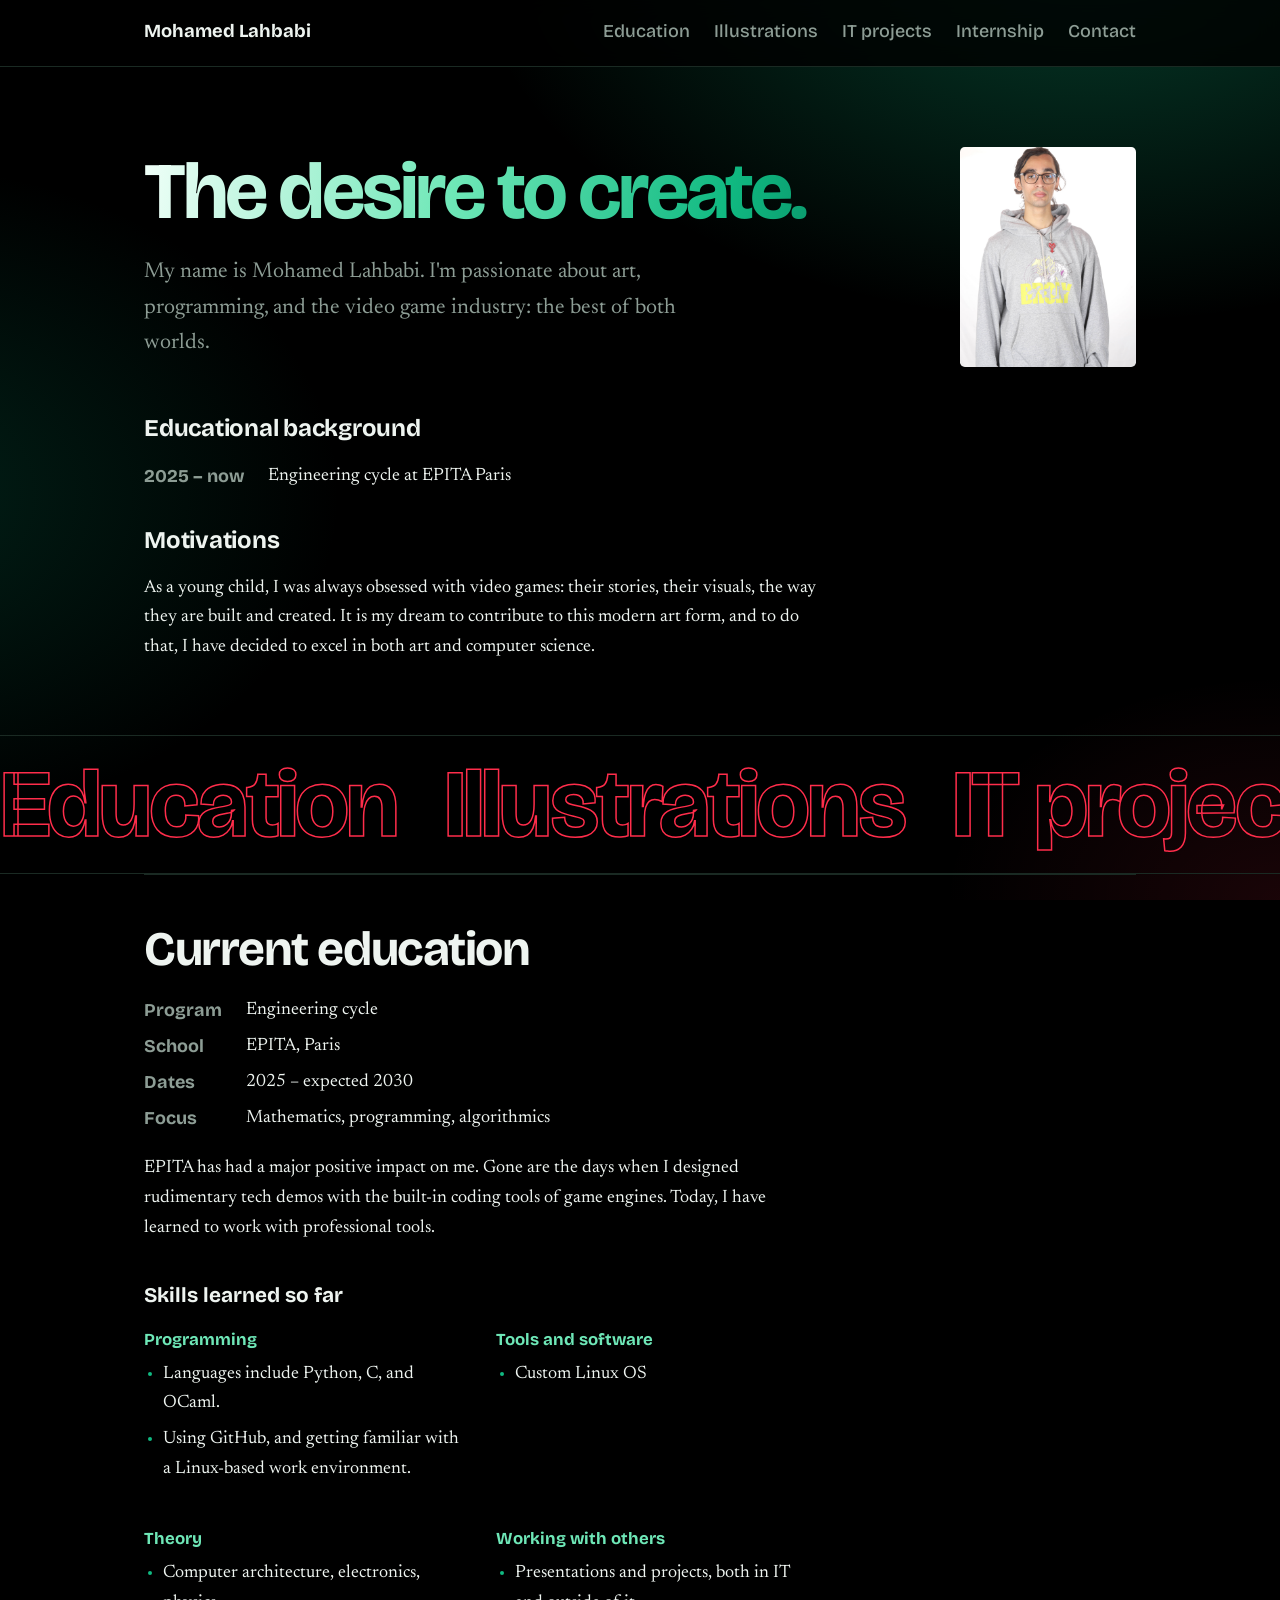
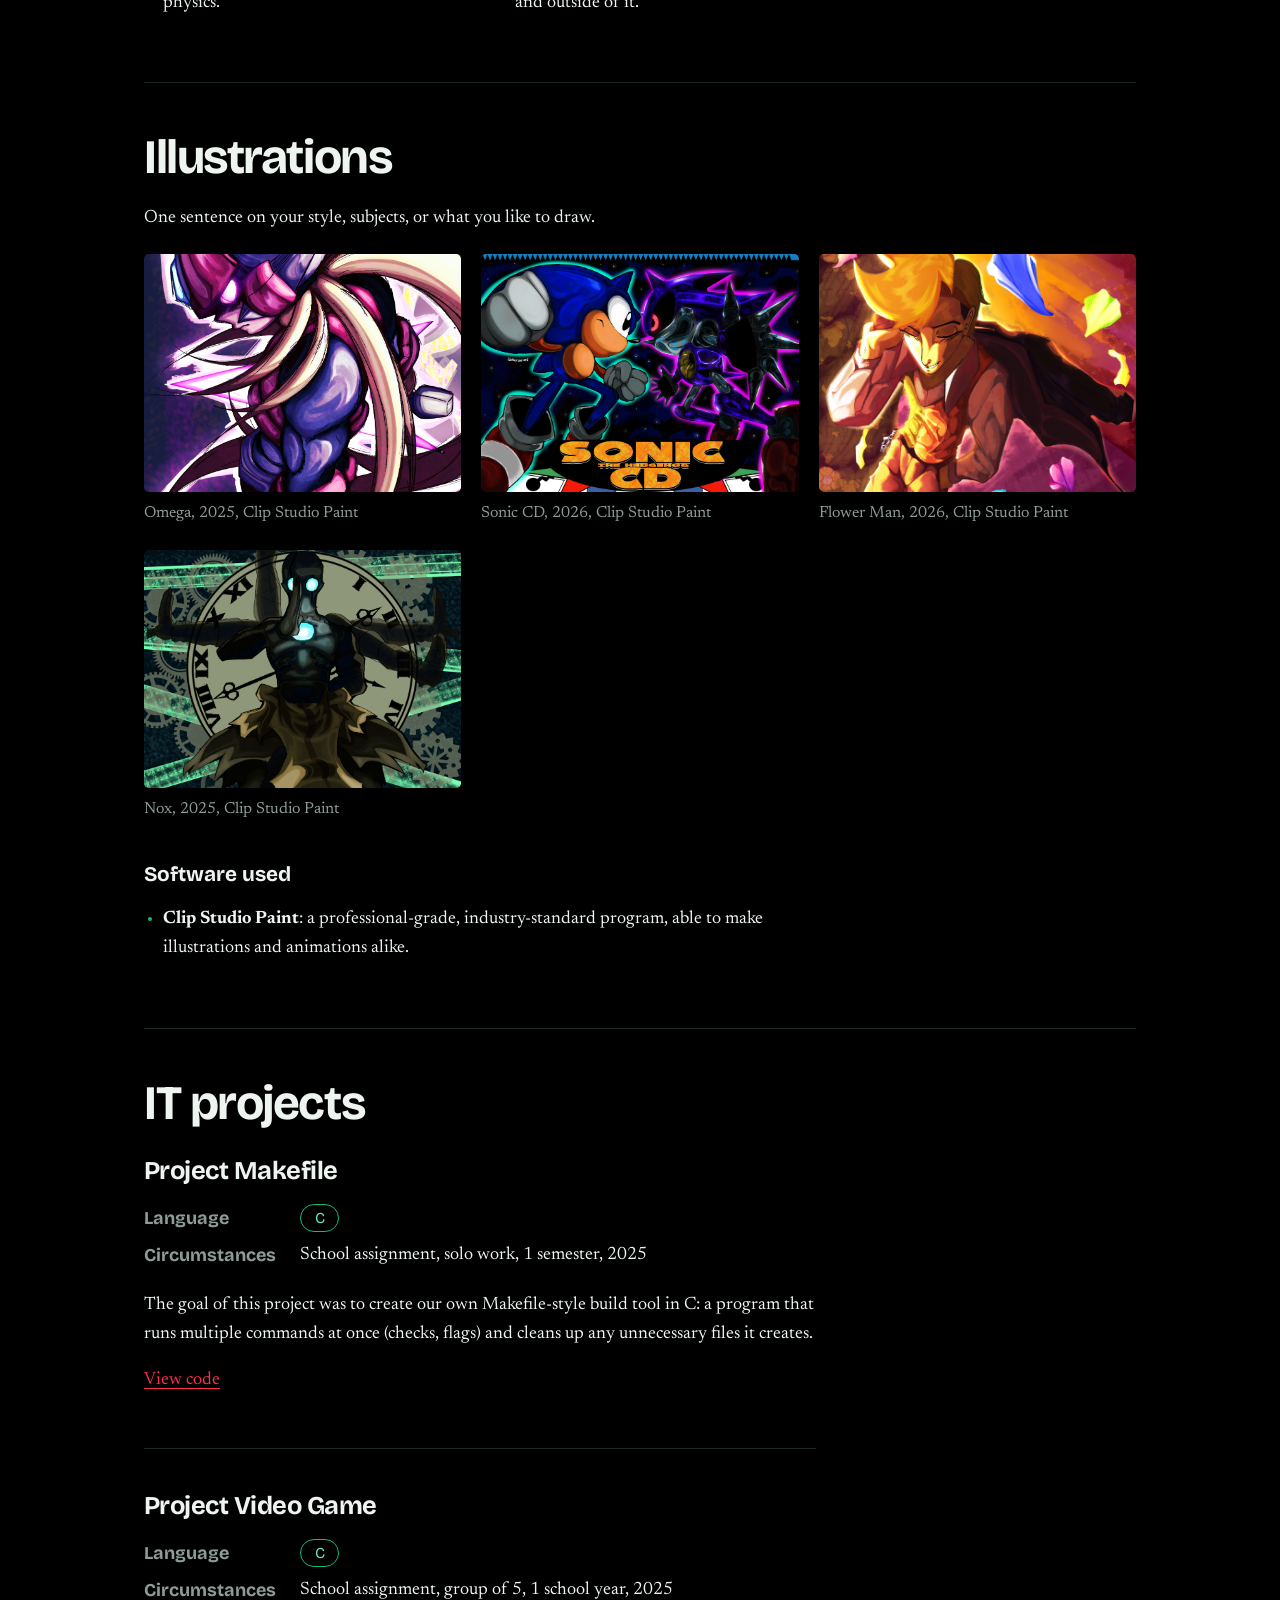
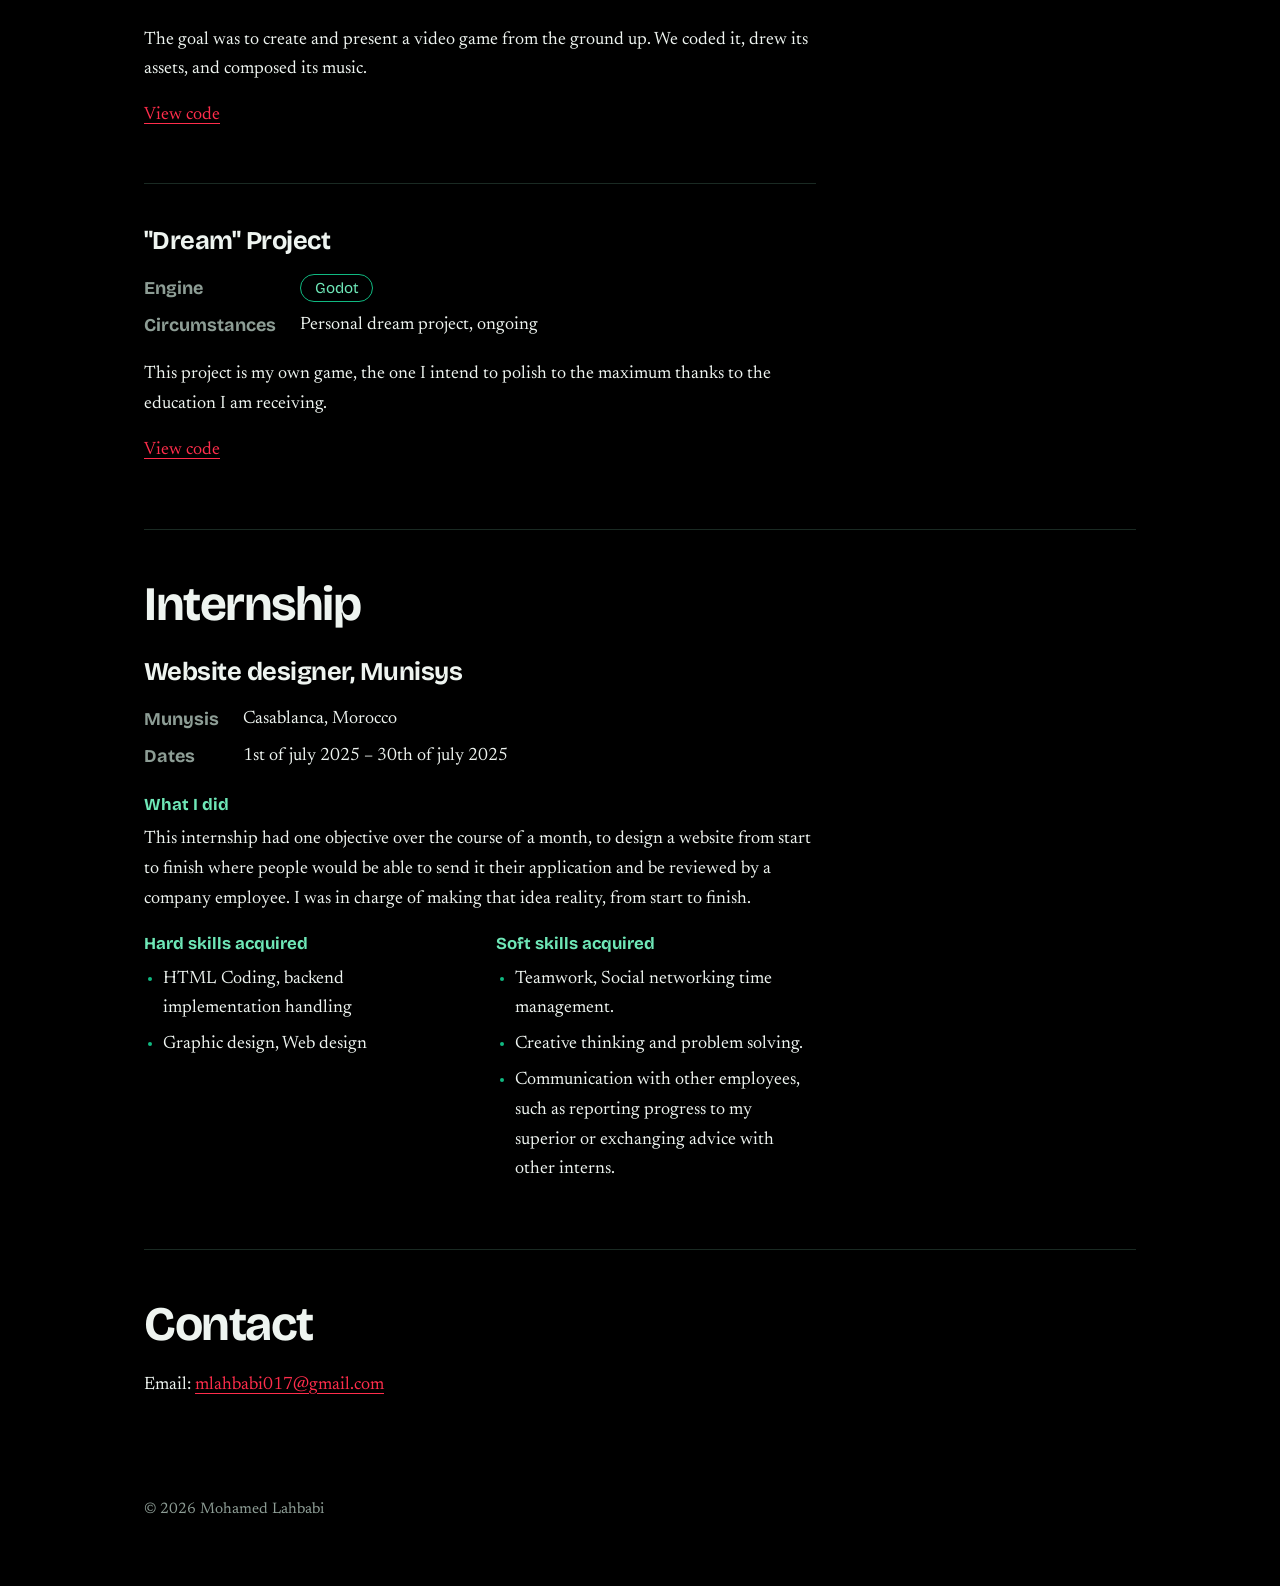
<file: index.html>
<!DOCTYPE html>
<html lang="en">
<head>
  <meta charset="utf-8">
  <meta name="viewport" content="width=device-width, initial-scale=1">
  <title>Mohamed Lahbabi – Portfolio</title>
  <meta name="description" content="Portfolio of Mohamed Lahbabi, engineering student at EPITA Paris, passionate about art, programming and video games.">
  <link rel="preconnect" href="https://fonts.googleapis.com">
  <link rel="preconnect" href="https://fonts.gstatic.com" crossorigin>
  <link href="https://fonts.googleapis.com/css2?family=Bricolage+Grotesque:opsz,wght@12..96,500;12..96,700&family=Newsreader:opsz,wght@6..72,400;6..72,500&display=swap" rel="stylesheet">
  <link rel="stylesheet" href="style.css">
</head>
<body>
  <header class="site-header">
    <a class="brand" href="#top">Mohamed Lahbabi</a>
    <nav aria-label="Main">
      <a href="#education">Education</a>
      <a href="#illustrations">Illustrations</a>
      <a href="#projects">IT projects</a>
      <a href="#internship">Internship</a>
      <a href="#contact">Contact</a>
    </nav>
  </header>

  <main id="top">

    <!-- ===== INTRODUCTION: yours to rewrite ===== -->
    <section class="hero">
      <div class="intro">
        <div>
          <h1>The desire to create.</h1>
          <p class="lead">My name is Mohamed Lahbabi. I'm passionate about art, programming, and the video game industry: the best of both worlds.</p>
        </div>
        <!-- Your photo: put the file in the "images" folder (for example images/portrait.jpg),
             then replace the <div class="ph"> line with:
             <img src="images/portrait.jpg" alt="Portrait of Mohamed Lahbabi"> -->
        <figure class="portrait">
          <img src="images/mohamed.lahbabi_3cf67bb4-0a68-4f59-89f6-c20deb35bf3e (1).jpg" alt="Portrait of Mohamed Lahbabi">
        </figure>
      </div>

      <h2>Educational background</h2>
      <dl class="meta">
        <dt>2025 – now</dt><dd>Engineering cycle at EPITA Paris</dd>
      </dl>

      <h2>Motivations</h2>
      <p>As a young child, I was always obsessed with video games: their stories, their visuals, the way they are built and created. It is my dream to contribute to this modern art form, and to do that, I have decided to excel in both art and computer science.</p>
    </section>

    <!-- Scrolling band: edit the words, keep both halves identical -->
    <div class="marquee" aria-hidden="true">
      <div class="marquee-track">
        <span>Education</span><span>Illustrations</span><span>IT projects</span><span>Internship</span>
        <span>Education</span><span>Illustrations</span><span>IT projects</span><span>Internship</span>
      </div>
    </div>

    <!-- ===== ONGOING EDUCATION: yours to rewrite ===== -->
    <section id="education">
      <h2>Current education</h2>
      <dl class="meta">
        <dt>Program</dt><dd>Engineering cycle</dd>
        <dt>School</dt><dd>EPITA, Paris</dd>
        <dt>Dates</dt><dd>2025 – expected 2030</dd>
        <dt>Focus</dt><dd>Mathematics, programming, algorithmics</dd>
      </dl>
      <p>EPITA has had a major positive impact on me. Gone are the days when I designed rudimentary tech demos with the built-in coding tools of game engines. Today, I have learned to work with professional tools.</p>

      <h3>Skills learned so far</h3>
      <div class="two-col">
        <div>
          <h4>Programming</h4>
          <ul class="plain">
            <li>Languages include Python, C, and OCaml.</li>
            <li>Using GitHub, and getting familiar with a Linux-based work environment.</li>
          </ul>
        </div>
        <div>
          <h4>Tools and software</h4>
          <ul class="plain">
            <li>Custom Linux OS</li>
          </ul>
        </div>
        <div>
          <h4>Theory</h4>
          <ul class="plain">
            <li>Computer architecture, electronics, physics.</li>
          </ul>
        </div>
        <div>
          <h4>Working with others</h4>
          <ul class="plain">
            <li>Presentations and projects, both in IT and outside of it.</li>
          </ul>
        </div>
      </div>
    </section>

    <!-- ===== ILLUSTRATIONS ===== -->
    <section id="illustrations">
      <h2>Illustrations</h2>
      <p>One sentence on your style, subjects, or what you like to draw.</p>
      <div class="gallery">
        <!-- To use a real image: put the file in an "images" folder, then replace the
             <div class="ph"> line with:
             <img src="images/your-file.jpg" alt="Describe the artwork" loading="lazy">
             Copy a whole <figure> block to add more pieces. -->
        <figure>
         <img src="images/OMEGA.jpg" alt="Describe the artwork" loading="lazy">
          <figcaption>Omega, 2025, Clip Studio Paint</figcaption>
        </figure>
        <figure>
          <img src="images/sonic CD.png" alt="Describe the artwork" loading="lazy">
          <figcaption>Sonic CD, 2026, Clip Studio Paint</figcaption>
        </figure>
        <figure>
          <img src="images/the flower man.jpg" alt="Describe the artwork" loading="lazy">
          <figcaption>Flower Man, 2026, Clip Studio Paint</figcaption>
        </figure>
        <figure>
          <img src="images/nox.jpg" alt="Describe the artwork" loading="lazy">
          <figcaption>Nox, 2025, Clip Studio Paint</figcaption>
        </figure>
      </div>

      <h3>Software used</h3>
      <ul class="plain">
        <li><strong>Clip Studio Paint</strong>: a professional-grade, industry-standard program, able to make illustrations and animations alike.</li>
      </ul>
    </section>

    <!-- ===== IT PROJECTS: copy a whole <article> to add one ===== -->
    <section id="projects">
      <h2>IT projects</h2>

      <article class="entry">
        <h3>Project Makefile</h3>
        <dl class="meta">
          <dt>Language</dt><dd><span class="tag">C</span></dd>
          <dt>Circumstances</dt><dd>School assignment, solo work, 1 semester, 2025</dd>
        </dl>
        <p>The goal of this project was to create our own Makefile-style build tool in C: a program that runs multiple commands at once (checks, flags) and cleans up any unnecessary files it creates.</p>
        <p class="links"><a href="https://github.com/your-username/project-one">View code</a></p>
      </article>

      <article class="entry">
        <h3>Project Video Game</h3>
        <dl class="meta">
          <dt>Language</dt><dd><span class="tag">C</span></dd>
          <dt>Circumstances</dt><dd>School assignment, group of 5, 1 school year, 2025</dd>
        </dl>
        <p>The goal was to create and present a video game from the ground up. We coded it, drew its assets, and composed its music.</p>
        <p class="links"><a href="https://github.com/your-username/project-two">View code</a></p>
      </article>

      <article class="entry">
        <h3>"Dream" Project</h3>
        <dl class="meta">
          <dt>Engine</dt><dd><span class="tag">Godot</span></dd>
          <dt>Circumstances</dt><dd>Personal dream project, ongoing</dd>
        </dl>
        <p>This project is my own game, the one I intend to polish to the maximum thanks to the education I am receiving.</p>
        <p class="links"><a href="https://github.com/your-username/project-three">View code</a></p>
      </article>
    </section>

    <!-- ===== INTERNSHIP: copy the whole <article> if you have more than one ===== -->
    <section id="internship">
      <h2>Internship</h2>

      <article class="entry">
        <h3>Website designer, Munisys</h3>
        <dl class="meta">
          <dt>Munysis</dt><dd>Casablanca, Morocco</dd>
          <dt>Dates</dt><dd>1st of july 2025 –  30th of july 2025</dd>
        </dl>

        <h4>What I did</h4>
        <p>This internship had one objective over the course of a month, to design a website from start to finish where people would be able to send it their application and be reviewed by a company employee. I was in charge of making that idea reality, from start to finish.</p>

        <div class="two-col">
          <div>
            <h4>Hard skills acquired</h4>
            <ul class="plain">
              <li>HTML Coding, backend implementation handling</li>
              <li>Graphic design, Web design</li>
            </ul>
          </div>
          <div>
            <h4>Soft skills acquired</h4>
            <ul class="plain">
              <li>Teamwork, Social networking time management.</li>
              <li>Creative thinking and problem solving.</li>
              <li>Communication with other employees, such as reporting progress to my superior or exchanging advice with other interns.</li>
            </ul>
          </div>
        </div>
      </article>
    </section>

    <!-- ===== CONTACT ===== -->
    <section id="contact">
      <h2>Contact</h2>
      <p>Email: <a href="mailto:mlahbabi017@gmail.com">mlahbabi017@gmail.com</a></p>
    </section>
  </main>

  <footer class="site-footer">
    <p>&copy; 2026 Mohamed Lahbabi</p>
  </footer>
</body>
</html>
</file>
<file: style.css>
/* Change the colors here and the whole site follows. */
:root {
  color-scheme: dark;
  --bg: #000;
  --text: #eef4f0;
  --muted: #8d9d95;
  --line: #1a2a23;
  --emerald: #10b981;
  --emerald-light: #6ee7b7;
  --emerald-deep: #047857;
  --red: #ff2d4b;
  --text-width: 42rem;
  --wide-width: 62rem;
}

* { box-sizing: border-box; }

html { scroll-behavior: smooth; }
@media (prefers-reduced-motion: reduce) { html { scroll-behavior: auto; } }

body {
  margin: 0;
  overflow-x: hidden;
  background: var(--bg);
  color: var(--text);
  font-family: "Newsreader", Georgia, serif;
  font-size: 1.125rem;
  line-height: 1.65;
}

/* Emerald glow behind everything, fixed while you scroll */
body::before {
  content: "";
  position: fixed;
  inset: 0;
  z-index: -1;
  pointer-events: none;
  background:
    radial-gradient(60rem 38rem at 85% -8%, rgba(16, 185, 129, 0.34), transparent 65%),
    radial-gradient(45rem 32rem at -10% 55%, rgba(4, 120, 87, 0.28), transparent 65%),
    radial-gradient(30rem 20rem at 100% 100%, rgba(255, 45, 75, 0.10), transparent 70%);
}

::selection { background: var(--red); color: #fff; }

h1, h2, h3, h4, dt, .brand, nav a, .tag {
  font-family: "Bricolage Grotesque", "Helvetica Neue", Arial, sans-serif;
}

a { color: var(--red); text-underline-offset: 0.2em; }
a:hover { color: var(--emerald-light); }
a:focus-visible { outline: 3px solid var(--emerald-light); outline-offset: 3px; }

.site-header,
main,
.site-footer {
  width: min(100% - 2.5rem, var(--wide-width));
  margin-inline: auto;
}

/* The menu stays visible while you scroll */
.site-header {
  position: sticky;
  top: 0;
  z-index: 10;
  display: flex;
  justify-content: space-between;
  align-items: baseline;
  flex-wrap: wrap;
  gap: 0.25rem 1.5rem;
  padding: 1rem 0;
  background: rgba(0, 0, 0, 0.72);
  -webkit-backdrop-filter: blur(10px);
  backdrop-filter: blur(10px);
  border-bottom: 1px solid var(--line);
}

.brand { font-weight: 700; font-size: 1.15rem; color: var(--text); text-decoration: none; }
.brand:hover { color: var(--emerald-light); }

nav { display: flex; flex-wrap: wrap; gap: 0.25rem 1.5rem; }
nav a {
  color: var(--muted);
  text-decoration: none;
  font-weight: 500;
  padding-bottom: 0.1rem;
  border-bottom: 2px solid transparent;
}
nav a:hover { color: var(--text); border-bottom-color: var(--red); }

section { padding: 3rem 0; border-top: 1px solid var(--line); scroll-margin-top: 4.5rem; }
.hero { padding: 5rem 0 3.5rem; border-top: 0; }

h1 {
  font-size: clamp(3rem, 12vw, 7.5rem);
  line-height: 0.98;
  font-weight: 700;
  letter-spacing: -0.04em;
  margin: 0 0 1.5rem;
  color: var(--emerald-light);
  background: linear-gradient(100deg, #f0fff8 0%, #6ee7b7 40%, #10b981 75%, #047857 100%);
  -webkit-background-clip: text;
  background-clip: text;
  -webkit-text-fill-color: transparent;
}

.lead { font-size: 1.35rem; color: var(--muted); max-width: 36rem; margin: 0 0 3rem; }

h2 { font-size: clamp(1.9rem, 5vw, 3rem); line-height: 1.1; margin: 0 0 1.25rem; letter-spacing: -0.03em; }
.hero h2 { font-size: 1.5rem; letter-spacing: -0.01em; }
section > * + h2 { margin-top: 2.25rem; }
h3 { font-size: 1.3rem; margin: 2.25rem 0 0.75rem; }
h2 + h3, .entry > h3:first-child { margin-top: 0; }
.entry > h3:first-child { font-size: 1.6rem; letter-spacing: -0.02em; }
h4 { font-size: 1.05rem; margin: 1.25rem 0 0.4rem; color: var(--emerald-light); }
.two-col h4 { margin-top: 0; }

p { margin: 0 0 1rem; }

/* Keep reading text narrow; the gallery gets the full width. */
section > p, section > ul, section > dl, section > article, section > .two-col,
.site-footer p { max-width: var(--text-width); }

/* Scrolling title band, full width of the screen */
.marquee {
  width: 100vw;
  margin-left: calc(50% - 50vw);
  overflow: hidden;
  white-space: nowrap;
  border-block: 1px solid var(--line);
  padding: 1rem 0;
}
.marquee-track { display: inline-flex; animation: slide 32s linear infinite; }
.marquee-track span {
  margin-right: 3rem;
  font-family: "Bricolage Grotesque", "Helvetica Neue", Arial, sans-serif;
  font-size: clamp(2.5rem, 9vw, 6rem);
  font-weight: 700;
  line-height: 1.1;
  letter-spacing: -0.03em;
  color: transparent;
  -webkit-text-stroke: 1.5px var(--red);
}
@keyframes slide { to { transform: translateX(-50%); } }
@media (prefers-reduced-motion: reduce) { .marquee-track { animation: none; } }

/* Label / value pairs: dates, languages, circumstances */
.meta {
  display: grid;
  grid-template-columns: max-content 1fr;
  gap: 0.4rem 1.5rem;
  margin: 0 0 1.25rem;
}
.meta dt { font-weight: 700; color: var(--muted); }
.meta dd { margin: 0; }

@media (max-width: 30rem) {
  .meta { grid-template-columns: 1fr; gap: 0; }
  .meta dd { margin-bottom: 0.6rem; }
}

.tag {
  display: inline-block;
  padding: 0.05rem 0.85rem;
  border: 1px solid var(--emerald);
  border-radius: 999px;
  color: var(--emerald-light);
  font-size: 0.95rem;
  line-height: 1.6;
}

.plain { margin: 0 0 1rem; padding-left: 1.2rem; }
.plain li { margin-bottom: 0.4rem; }
.plain li::marker { color: var(--emerald); }

.two-col {
  display: grid;
  grid-template-columns: repeat(auto-fit, minmax(15rem, 1fr));
  gap: 1.5rem 2rem;
}

.entry { padding: 0 0 2.25rem; margin-bottom: 2.25rem; border-bottom: 1px solid var(--line); }
.entry:last-child { border-bottom: 0; margin-bottom: 0; padding-bottom: 0; }

.links { display: flex; flex-wrap: wrap; gap: 0.4rem 1.25rem; }

.gallery {
  display: grid;
  grid-template-columns: repeat(auto-fill, minmax(16rem, 1fr));
  gap: 1.5rem 1.25rem;
  margin-top: 1.25rem;
}
.gallery figure { margin: 0; }
.gallery img, .ph {
  display: block;
  width: 100%;
  aspect-ratio: 4 / 3;
  object-fit: cover;
  border-radius: 0.3rem;
}
.ph {
  background: linear-gradient(135deg, rgba(16, 185, 129, 0.28), rgba(255, 45, 75, 0.12)), #0a120e;
  border: 1px solid var(--line);
}
figcaption { margin-top: 0.5rem; color: var(--muted); font-size: 1rem; }

.site-footer { padding: 2rem 0 3rem; color: var(--muted); font-size: 0.95rem; }

/* ===== Printing: black on white, no menu, no awkward breaks ===== */
@page { size: A4; margin: 15mm; }

@media print {
  :root { --bg: #fff; --text: #000; --muted: #444; --line: #bbb; --red: #000; --emerald: #555; --emerald-light: #000; }

  html { scroll-behavior: auto; }
  body { font-size: 11pt; line-height: 1.45; background: #fff; overflow: visible; -webkit-print-color-adjust: exact; print-color-adjust: exact; }
  body::before, .marquee { display: none; }

  .site-header, main, .site-footer { width: 100%; }
  .site-header { position: static; padding: 0 0 0.5rem; background: none; backdrop-filter: none; border-bottom: 1px solid #000; }
  nav, .no-print { display: none; }

  .hero { padding: 1.25rem 0 1rem; }
  h1 { font-size: 26pt; margin-bottom: 0.5rem; background: none; -webkit-text-fill-color: #000; color: #000; }
  .lead { font-size: 12pt; margin-bottom: 1rem; }
  h2 { font-size: 16pt; letter-spacing: 0; }
  .entry > h3:first-child { font-size: 13pt; }
  section { padding: 1rem 0; scroll-margin-top: 0; }

  section > p, section > ul, section > dl, section > article, section > .two-col { max-width: none; }

  /* Don't strand a heading at the bottom of a page, or split a block in two */
  h1, h2, h3, h4 { break-after: avoid; }
  .entry, figure, .two-col > div, .meta { break-inside: avoid; }

  .gallery { grid-template-columns: repeat(3, 1fr); gap: 0.75rem; }
  .ph { background: none; border: 1px solid #bbb; }
  .tag { border-color: #777; color: #000; }

  /* Links print as plain text, with web addresses spelled out */
  a { color: inherit; text-decoration: none; }
  a[href^="http"]::after { content: " (" attr(href) ")"; font-size: 9pt; color: #444; word-break: break-all; }
}

/* ===== Introduction with portrait ===== */
.intro { display: grid; grid-template-columns: minmax(0, 1fr) clamp(6.5rem, 22vw, 11rem); gap: clamp(1rem, 4vw, 2.5rem); align-items: center; margin-bottom: 3rem; }
.intro .lead { margin-bottom: 0; font-size: clamp(1.05rem, 3.2vw, 1.35rem); }
.intro h1 { font-size: clamp(2.2rem, 7vw, 5rem); }
.portrait { margin: 0; }
.portrait img, .portrait .ph {
  display: block;
  width: 100%;
  aspect-ratio: 4 / 5;
  object-fit: cover;
  border-radius: 0.3rem;
}
@media print {
  .intro { grid-template-columns: minmax(0, 1fr) 3.5cm; gap: 1rem; margin-bottom: 1rem; }
  .intro .lead { font-size: 12pt; }
  .intro h1 { font-size: 26pt; }
  .portrait img { border-radius: 0; }
}

/* ===== Menu bar: full width, so the green glow no longer shows a hard edge beside it ===== */
.site-header {
  width: 100%;
  margin-inline: 0;
  padding-inline: max(1.25rem, calc((100% - var(--wide-width)) / 2));
  background: rgba(0, 0, 0, 0.82);
}
@media print {
  .site-header { padding-inline: 0; background: none; }
}
</file>
